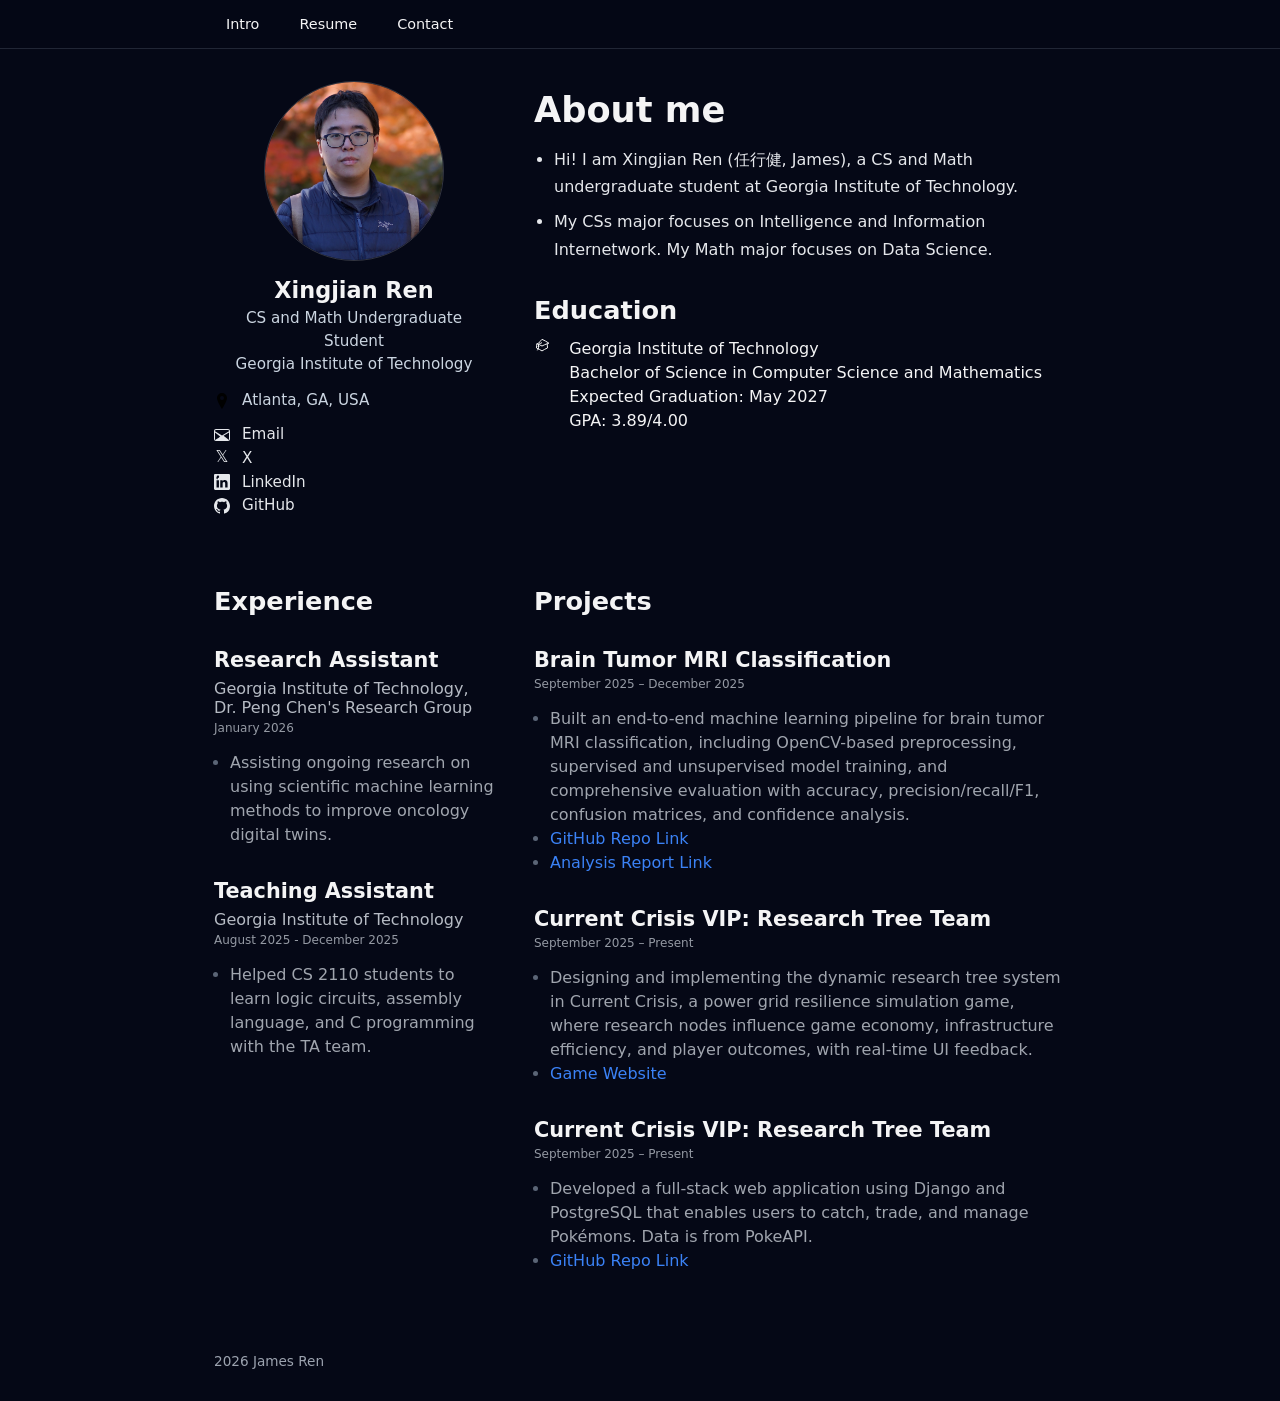
<file: index.html>
<!DOCTYPE html>
<html lang="en">
<head>
  <meta charset="UTF-8" />
  <title>James Ren | Portfolio</title>
  <meta name="viewport" content="width=device-width, initial-scale=1.0" />
  <link rel="stylesheet" href="assets/css/base.css" />
  <link rel="stylesheet" href="assets/css/layout.css" />
  <link rel="stylesheet" href="assets/css/animations.css" />
</head>
<body>
  <header class="site-header">
    <nav class="nav">
      <a href="#intro" data-section="intro">Intro</a>
      <a
        href="assets/resume/Xingjian_Ren_Resume.pdf"
        class="nav-link"
        target="_blank"
        rel="noopener"
      >
        Resume
      </a>
      <a href="#contact" data-section="contact">Contact</a>
    </nav>
  </header>

  <main id="content" class="fade-enter">
    
  </main>

  <footer class="site-footer">
    <span id="year"></span> James Ren
  </footer>

  <script src="assets/js/sections.js"></script>
  <script src="assets/js/main.js"></script>
</body>
</html>
</file>
<file: assets/css/base.css>
*,
*::before,
*::after {
  box-sizing: border-box;
}

html, body {
  margin: 0;
  padding: 0;
  font-family: system-ui, -apple-system, BlinkMacSystemFont, "Segoe UI", sans-serif;
  background: #050816;
  color: #f4f4f5;
}

a {
  color: inherit;
  text-decoration: none;
}

.section {
  max-width: 900px;
  margin: 0 auto;
  padding: 2rem 1.5rem 3rem;
}

#content {
  transition: opacity 200ms ease, transform 200ms ease;
  opacity: 1;
  transform: translateY(0);
}
</file>
<file: assets/css/layout.css>
.site-header {
  position: sticky;
  top: 0;
  z-index: 10;
  backdrop-filter: blur(12px);
  background: rgba(5, 8, 22, 0.85);
  border-bottom: 1px solid rgba(148, 163, 184, 0.2);
}

.nav {
  max-width: 900px;
  margin: 0 auto;
  display: flex;
  gap: 1rem;
  padding: 0.75rem 1.5rem;
}

.nav a {
  padding: 0.25rem 0.75rem;
  border-radius: 999px;
  font-size: 0.9rem;
}

.nav a:hover {
  background: rgba(148, 163, 184, 0.15);
}

.content {
  min-height: 70vh;
}

.site-footer {
  max-width: 900px;
  margin: 0 auto;
  padding: 1rem 1.5rem 2rem;
  font-size: 0.85rem;
  color: #9ca3af;
}

.intro-layout{
  display:grid;
  grid-template-columns: 280px 1fr;
  gap: 2.5rem;
  align-items:start;
}



.profile-photo{
  width: 180px;
  height: 180px;
  border-radius: 50%;
  overflow: hidden;
  margin: 0 auto 1rem;
  border: 1px solid rgba(255,255,255,0.18);
}

.profile-photo img{
  width:100%;
  height:100%;
  object-fit: cover;
  display:block;
}

.profile-name{
  margin: 0.25rem 0 0.25rem;
  font-size: 1.4rem;
  text-align:center;
}

.profile-tagline{
  margin: 0 0 1rem;
  text-align:center;
  color:#cbd5e1;
  line-height:1.5;
  font-size:0.95rem;
}

.profile-meta{
  margin: 1rem 0;
  color:#cbd5e1;
  font-size:0.95rem;
}

.meta-row{
  display:flex;
  gap:0.5rem;
  align-items:center;
}

.meta-icon{ opacity:0.9; }


.profile-links {
  display: flex;
  flex-direction: column;
  gap: 0.35rem;
  margin-top: 0.75rem;
  font-size: 0.95rem;
}

.icon {
  width: 16px;
  height: 16px;
  margin-right: 0.45rem;
  vertical-align: middle;
}

.icon-text-x {
  display: inline-block;
  width: 16px;              /* match SVG icon size */
  text-align: center;

  font-size: 16px;
  line-height: 1;
  vertical-align: middle;
  margin-right: 0.45rem;
  transform: translateY(-1px); /* fine-tune */
}

.profile-links a {
  color: #e5e7eb;
  text-decoration: none;
}

.profile-links a:hover {
  text-decoration: underline;
}

.about-card{
  padding: 0.5rem 0;
}

.about-title{
  font-size: 2.2rem;
  margin: 0 0 1rem;
}

.about-bullets{
  margin: 0 0 1.25rem;
  padding-left: 1.25rem;
  color:#e5e7eb;
  line-height:1.7;
}

.education-item {
  display: flex;
  gap: 0.75rem;
}

.education-text {
  line-height: 1.5;
}

.about-bullets li{
  margin: 0.5rem 0;
}

.about-cta{
  margin: 1.25rem 0 2rem;
  font-weight: 600;
  color:#e5e7eb;
}

.section-title{
  margin: 2rem 0 0.75rem;
  font-size: 1.6rem;
}

.item-list{
  margin: 0 0 1.5rem;
  padding-left: 1.25rem;
  line-height:1.7;
}

@media (max-width: 860px){
  .intro-layout{
    grid-template-columns: 1fr;
  }
  .profile-card{
    position: static;
  }
  .profile-photo{
    width: 130px;
    height: 130px;
  }
}



.exp-item {
  margin-top: 2rem;
}

.exp-title {
  margin: 0;
  font-size: 1.3rem;
  line-height: 1.2;
}

.exp-subtitle {
  margin-top: 6px;
  font-size: 1rem;
  color: rgba(226, 232, 240, 0.80);
}

.exp-date {
  margin-top: 4px;
  font-size: 12px;
  color: rgba(226, 232, 240, 0.65);
}

.exp-bullets {
  margin-top: 1rem;
  padding-left: 1rem;
  font-size: 16px;
  line-height: 1.5;
  color: rgba(226, 232, 240, 0.70);
}

.exp-bullets.nested {
  margin-top: 0.75rem;
  padding-left: 1.5rem;
  font-size: 14px;
  color: rgba(226, 232, 240, 0.60);
}

.exp-bullets li::marker {
  color: rgba(148, 163, 184, 0.6);
}

.normal-link {
  color: #3b82f6;
  text-decoration: none;
}

.normal-link:hover {
  text-decoration: underline;
}


.contact-lead {
  margin-top: 0.75rem;
  color: rgba(226, 232, 240, 0.75);
  line-height: 1.7;
  max-width: 65ch;
}

.contact-list {
  margin-top: 1.5rem;
  display: flex;
  flex-direction: column;
  gap: 0.9rem;
}

.contact-row {
  display: grid;
  grid-template-columns: 120px 1fr;
  gap: 1rem;
  align-items: baseline;
}

.contact-label {
  color: rgba(226, 232, 240, 0.55);
}

.contact-row a {
  color: #e5e7eb;
  text-decoration: none;
}

.contact-row a:hover {
  text-decoration: underline;
}
</file>
<file: assets/css/animations.css>
#content.fade-exit {
  opacity: 0;
  transform: translateY(8px);
}

#content.fade-enter {
  opacity: 1;
  transform: translateY(0);
}
</file>
